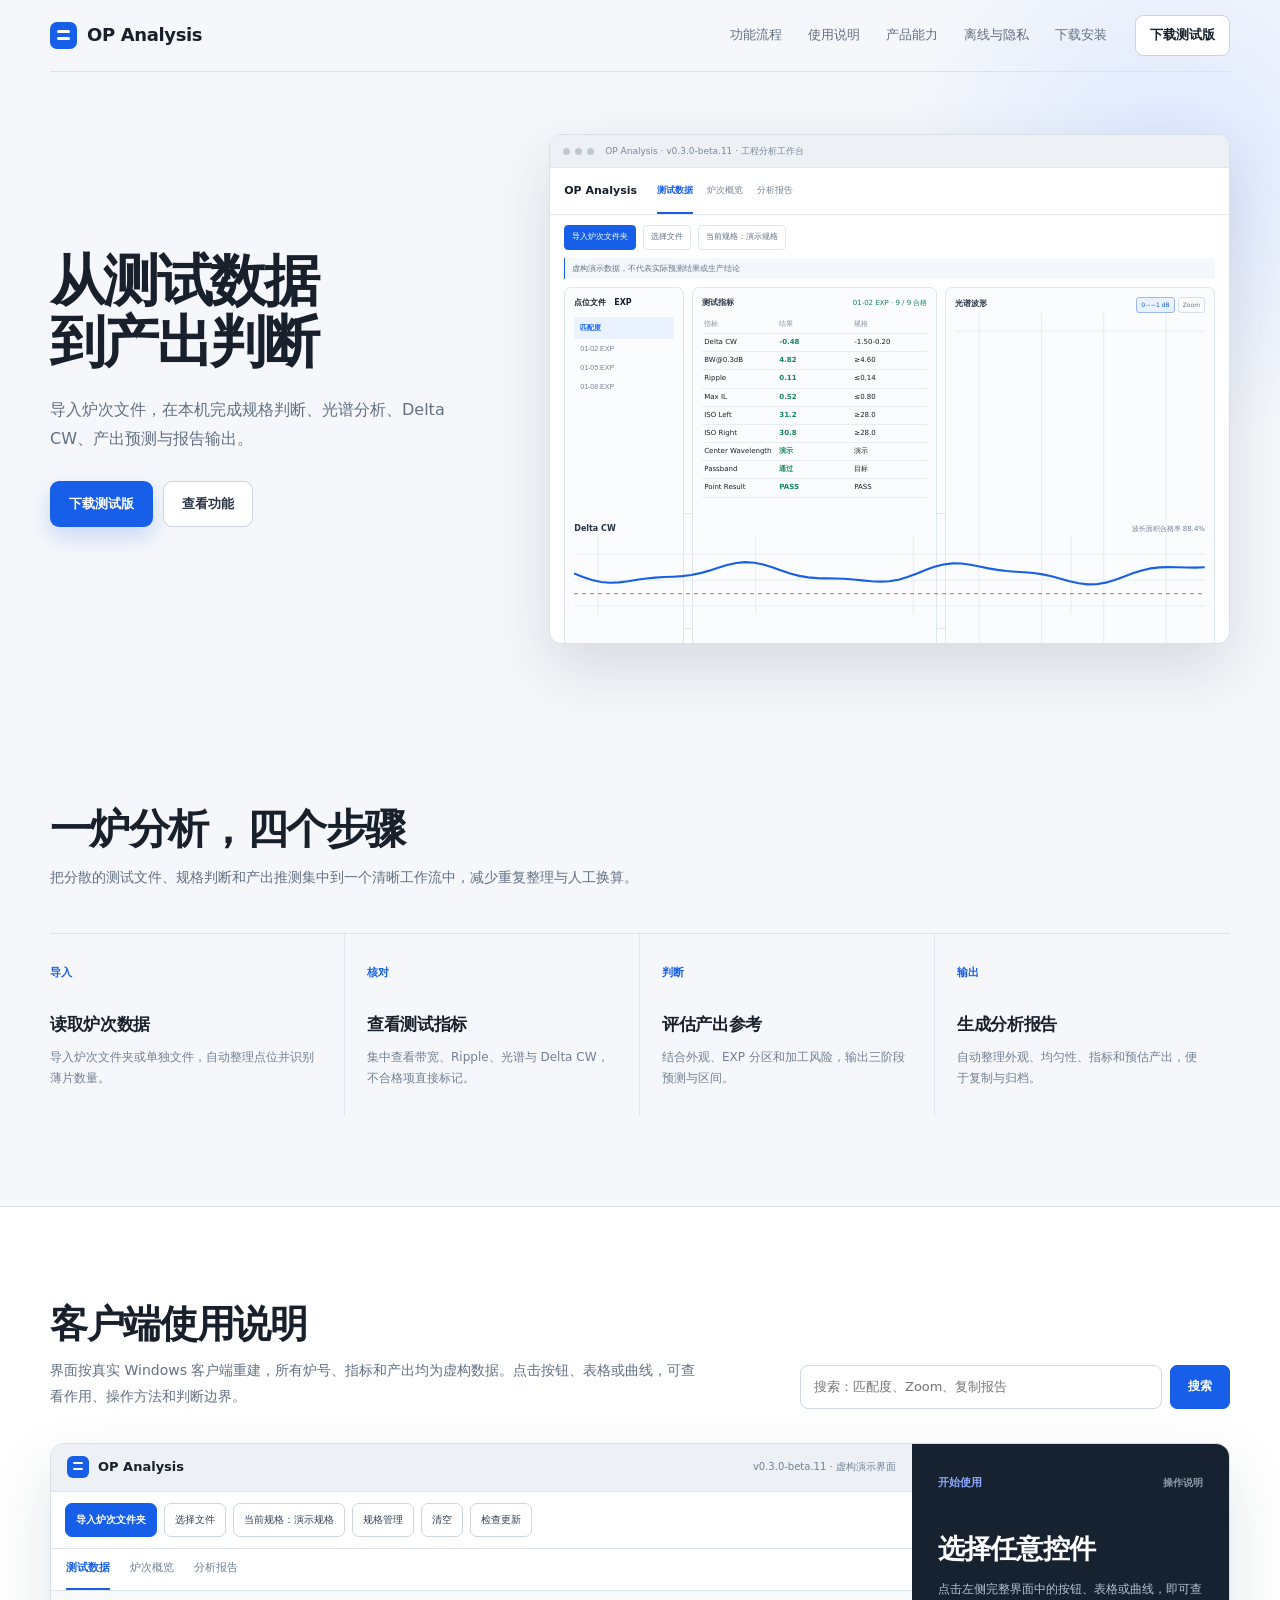
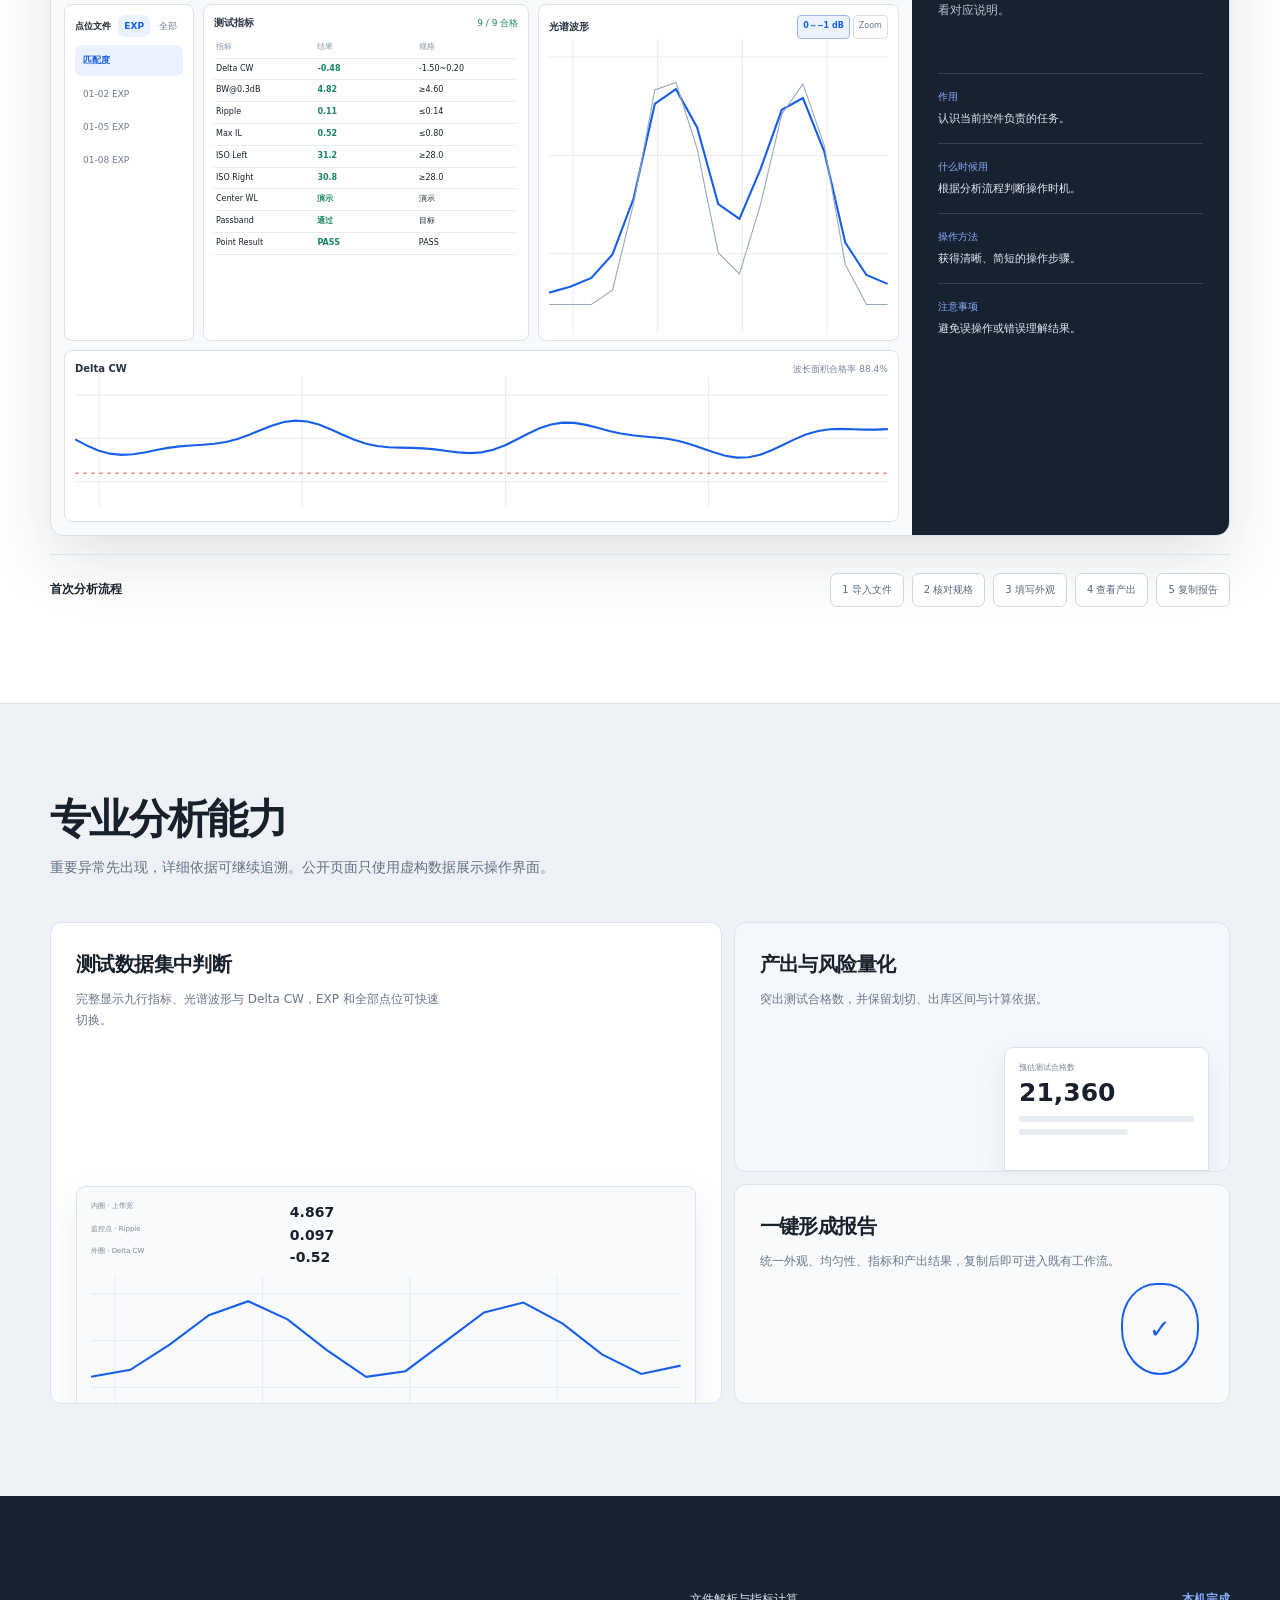
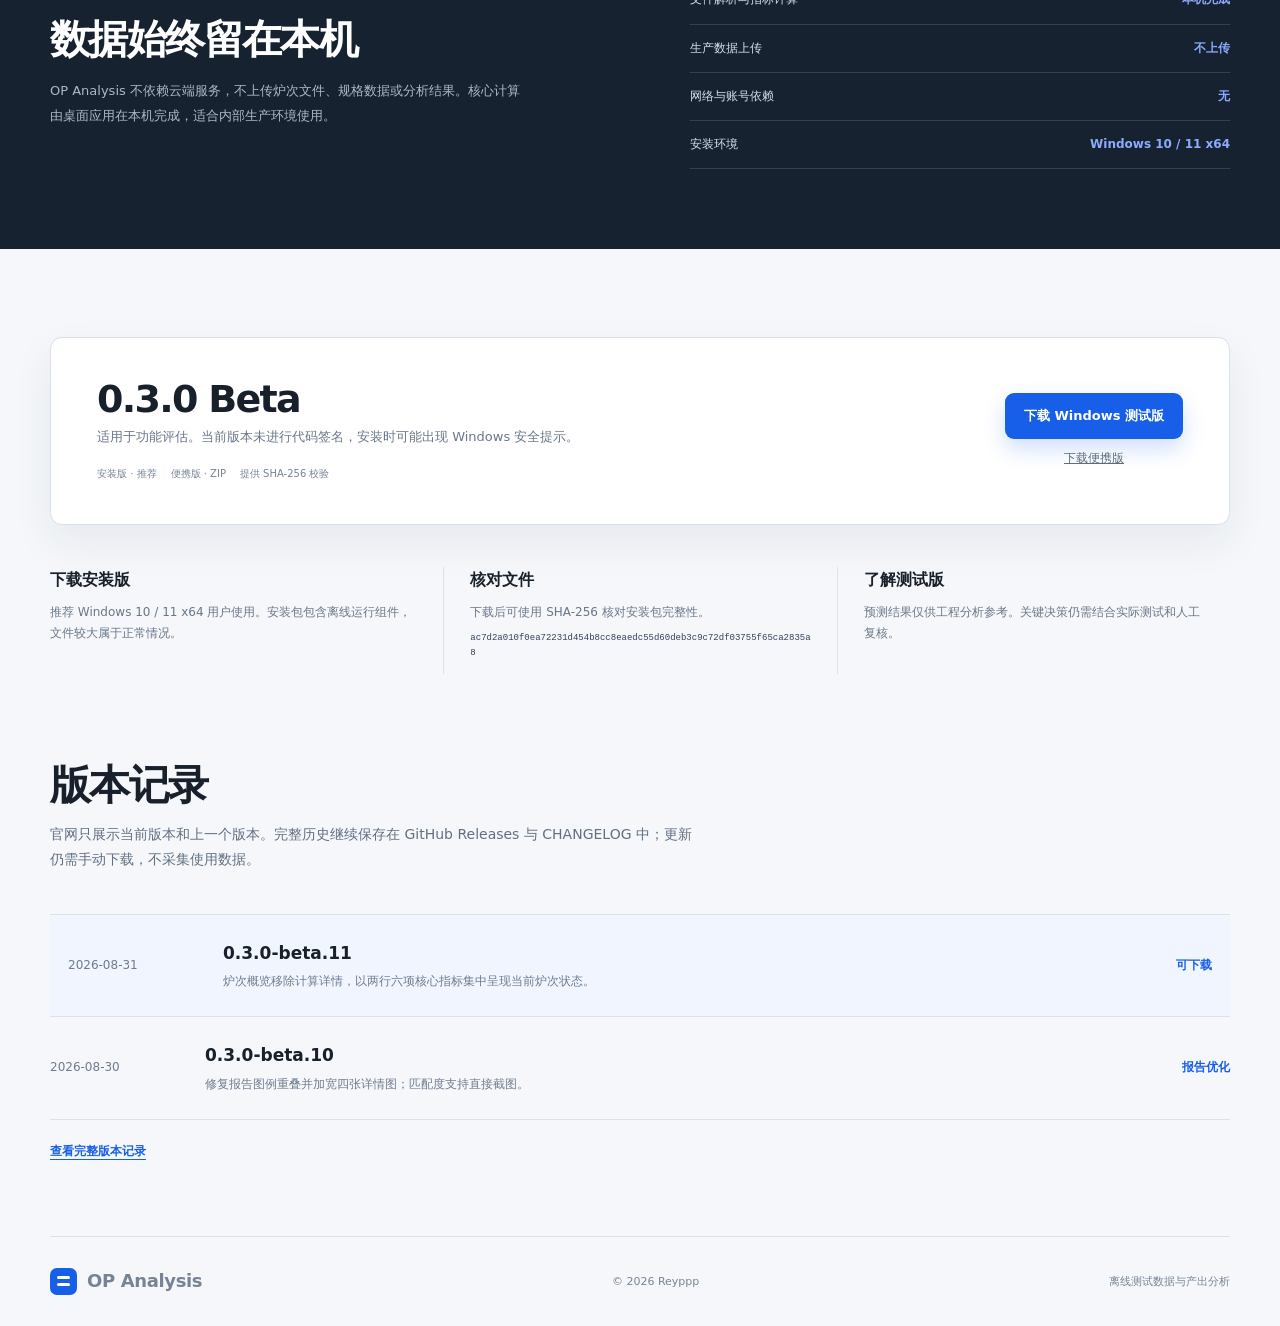
<file: index.html>
<!doctype html>
<html lang="zh-CN">
<head>
  <meta charset="utf-8">
  <meta name="viewport" content="width=device-width,initial-scale=1">
  <meta name="description" content="OP Analysis 是面向 Windows 的离线光学测试、EXP匹配、产出分析与报告工具。">
  <meta property="og:title" content="OP Analysis">
  <meta property="og:description" content="离线测试数据与产出分析">
  <meta property="og:image" content="https://reyp.us/assets/og.png">
  <meta name="twitter:card" content="summary_large_image">
  <title>OP Analysis | 离线测试数据与产出分析</title>
  <link rel="stylesheet" href="styles.css">
</head>
<body>
  <!-- THESIS: 让工程人员在一个安静、可信的页面内理解 OP Analysis 的离线分析能力，拒绝通用 SaaS 装饰。 OWN-WORLD: 冷灰背景、深炭文字和单一钴蓝强调，12px 圆角与精细分隔线。 STORY: 访客看见真实功能的虚构演示，理解数据留在本机，并下载可核验的测试版。 FIRST VIEWPORT: 左侧两行价值主张和下载动作，右侧为可切换的演示工作台。 FORM: 已确认成品参考图的非对称工程发布页。 FINISH: unreviewed and undocumented is unfinished; this build ends with the finish review, the verdict, DESIGN.md, and every shipping raster carrying its provenance. -->
  <header class="site-header">
    <a class="brand" href="#top" aria-label="OP Analysis 首页"><span class="brand-mark" aria-hidden="true"></span>OP Analysis</a>
    <nav aria-label="主导航"><a href="#workflow">功能流程</a><a href="#guide">使用说明</a><a href="#capabilities">产品能力</a><a href="#privacy">离线与隐私</a><a href="#install">下载安装</a></nav>
    <a class="nav-download" href="#install">下载测试版</a>
  </header>

  <main id="top">
    <section class="hero shell">
      <div class="hero-copy">
        <h1>从测试数据<br>到产出判断</h1>
        <p>导入炉次文件，在本机完成规格判断、光谱分析、Delta CW、产出预测与报告输出。</p>
        <div class="hero-actions">
          <a id="installerDownload" class="button button-primary" href="#install">下载测试版</a>
          <a class="button button-secondary" href="#capabilities">查看功能</a>
        </div>
      </div>

      <section class="demo-shell hero-demo" aria-label="OP Analysis 虚构操作演示">
        <div class="demo-window"><span></span><span></span><span></span><small>OP Analysis · v0.3.0-beta.11 · 工程分析工作台</small></div>
        <div class="demo-appbar"><b>OP Analysis</b><div class="demo-tabs" role="tablist" aria-label="演示标签"><button id="demo-tab-data" class="active" data-demo-tab="data" role="tab" aria-selected="true" aria-controls="demo-panel-data">测试数据</button><button id="demo-tab-overview" data-demo-tab="overview" role="tab" aria-selected="false" aria-controls="demo-panel-overview">炉次概览</button><button id="demo-tab-report" data-demo-tab="report" role="tab" aria-selected="false" aria-controls="demo-panel-report">分析报告</button></div></div>
        <div class="demo-toolbar"><b class="import-chip">导入炉次文件夹</b><span>选择文件</span><span>当前规格：演示规格</span></div>
        <p class="demo-disclaimer">虚构演示数据，不代表实际预测结果或生产结论</p>

        <section id="demo-panel-data" class="demo-panel active" data-demo-panel="data" role="tabpanel" aria-labelledby="demo-tab-data">
          <div class="data-layout">
            <aside class="file-list"><b>点位文件　EXP</b><button class="selected" data-demo-file="匹配度">匹配度</button><button data-demo-file="01-02 EXP">01-02 EXP</button><button data-demo-file="01-05 EXP">01-05 EXP</button><button data-demo-file="01-08 EXP">01-08 EXP</button></aside>
            <div class="metric-table"><div class="panel-title"><b>测试指标</b><span id="activeDemoFile">01-02 EXP · 9 / 9 合格</span></div><table><thead><tr><th>指标</th><th>结果</th><th>规格</th></tr></thead><tbody id="demoMetrics"></tbody></table></div>
            <div class="wave-card"><div class="panel-title"><b>光谱波形</b><span class="wave-tools"><i>0～−1 dB</i><i>Zoom</i></span></div><canvas id="waveCanvas" aria-label="虚构光谱波形"></canvas></div>
          </div>
          <div class="delta-card"><div class="panel-title"><b>Delta CW</b><span>波长面积合格率 88.4%</span></div><canvas id="deltaCanvas" aria-label="虚构 Delta CW 曲线"></canvas></div>
        </section>

        <section id="demo-panel-overview" class="demo-panel" data-demo-panel="overview" role="tabpanel" aria-labelledby="demo-tab-overview" hidden>
          <div class="overview-inputs"><span>炉号<strong>SAMPLE-A</strong></span><span>规格<strong>演示规格</strong></span><span>薄片数量<strong>19（自动识别）</strong></span><span>外观<strong>30-15，占比 94%</strong></span></div>
          <div class="result-cards"><article><span>预估划切颗粒数</span><strong>41,280</strong><small>区间 36,900-45,660</small></article><article class="main-result"><span>预估测试合格数</span><strong>24,860</strong><small>区间 20,140-28,920</small></article><article><span>预估出库数</span><strong>20,730</strong><small>区间 16,800-24,660</small></article></div>
          <div class="rate-row"><span>外观合格率<b>94.0%</b></span><span>波长合格率<b>88.4%</b></span><span>指标合格率<b>100%</b></span><span>加工风险<b>18.6%</b></span><span>不良面积率<b>21.0%</b></span><span>预计测试良率<b>40.9%</b></span></div>
        </section>

        <section id="demo-panel-report" class="demo-panel" data-demo-panel="report" role="tabpanel" aria-labelledby="demo-tab-report" hidden>
          <div class="report-actions"><b>分析报告预览</b><button id="copyDemoReport" type="button">复制报告</button></div>
          <div class="report-sheet"><div><span>日期 / 产品</span><strong>2026-08-30<br>演示产品</strong></div><div><span>炉号 / PN</span><strong>DEMO-2601<br>演示规格</strong></div><div class="report-yield"><span>预估产出 / 薄片</span><strong>20,730<br>19 pcs</strong></div><div class="report-visuals" aria-label="虚构 Delta CW 和四张指标截图"><i></i><span><i></i><i></i><i></i><i></i></span></div><div class="report-analysis"><span>分析和改善措施</span><p>①外观：30-15，占比 94%<br>②均匀性：合格率 88.4%<br>③指标：内圈、监控点、外圈数据已汇总</p></div></div>
          <p id="copyStatus" class="copy-status" aria-live="polite"></p>
        </section>
      </section>
    </section>

    <section id="workflow" class="workflow shell">
      <div class="section-intro"><h2>一炉分析，四个步骤</h2><p>把分散的测试文件、规格判断和产出推测集中到一个清晰工作流中，减少重复整理与人工换算。</p></div>
      <div class="workflow-grid">
        <article><span>导入</span><h3>读取炉次数据</h3><p>导入炉次文件夹或单独文件，自动整理点位并识别薄片数量。</p></article>
        <article><span>核对</span><h3>查看测试指标</h3><p>集中查看带宽、Ripple、光谱与 Delta CW，不合格项直接标记。</p></article>
        <article><span>判断</span><h3>评估产出参考</h3><p>结合外观、EXP 分区和加工风险，输出三阶段预测与区间。</p></article>
        <article><span>输出</span><h3>生成分析报告</h3><p>自动整理外观、均匀性、指标和预估产出，便于复制与归档。</p></article>
      </div>
    </section>

    <section id="guide" class="client-guide">
      <div class="shell">
        <div class="guide-heading">
          <div><h2>客户端使用说明</h2><p>界面按真实 Windows 客户端重建，所有炉号、指标和产出均为虚构数据。点击按钮、表格或曲线，可查看作用、操作方法和判断边界。</p></div>
          <form class="guide-search" id="guideSearch" role="search"><label><span class="sr-only">搜索功能</span><input id="guideSearchInput" type="search" placeholder="搜索：匹配度、Zoom、复制报告"></label><button type="submit">搜索</button></form>
        </div>

        <div class="guide-workbench">
          <div class="guide-client" aria-label="OP Analysis 虚构客户端操作演示">
            <div class="guide-windowbar"><span class="brand-mark" aria-hidden="true"></span><strong>OP Analysis</strong><small>v0.3.0-beta.11 · 虚构演示界面</small></div>
            <div class="guide-toolbar" aria-label="导入与规格操作">
              <button class="guide-primary" type="button" data-guide-feature="import-folder">导入炉次文件夹</button>
              <button type="button" data-guide-feature="choose-files">选择文件</button>
              <button type="button" data-guide-feature="current-spec">当前规格：演示规格</button>
              <button type="button" data-guide-feature="spec-manager">规格管理</button>
              <button type="button" data-guide-feature="clear">清空</button>
              <button type="button" data-guide-feature="check-update">检查更新</button>
            </div>
            <div class="guide-tabs" role="tablist" aria-label="客户端页面">
              <button class="active" id="guide-tab-data" type="button" role="tab" aria-selected="true" aria-controls="guide-screen-data" data-guide-screen="data" data-guide-feature="tab-data">测试数据</button>
              <button id="guide-tab-overview" type="button" role="tab" aria-selected="false" aria-controls="guide-screen-overview" data-guide-screen="overview" data-guide-feature="tab-overview">炉次概览</button>
              <button id="guide-tab-report" type="button" role="tab" aria-selected="false" aria-controls="guide-screen-report" data-guide-screen="report" data-guide-feature="tab-report">分析报告</button>
            </div>

            <section class="guide-screen active" id="guide-screen-data" role="tabpanel" aria-labelledby="guide-tab-data" data-guide-panel="data">
              <div class="guide-data-grid">
                <aside class="guide-file-panel">
                  <div><strong>点位文件</strong><span><button class="active" type="button" data-guide-feature="exp-filter">EXP</button><button type="button" data-guide-feature="all-filter">全部</button></span></div>
                  <button class="selected" type="button" data-guide-feature="matching">匹配度</button><button type="button" data-guide-feature="point-file">01-02 EXP</button><button type="button" data-guide-feature="point-file">01-05 EXP</button><button type="button" data-guide-feature="point-file">01-08 EXP</button>
                </aside>
                <div class="guide-metric-panel" tabindex="0" role="button" data-guide-feature="metrics-table">
                  <div class="guide-panel-title"><strong>测试指标</strong><span>9 / 9 合格</span></div>
                  <table><thead><tr><th>指标</th><th>结果</th><th>规格</th></tr></thead><tbody><tr><td>Delta CW</td><td>-0.48</td><td>-1.50~0.20</td></tr><tr><td>BW@0.3dB</td><td>4.82</td><td>≥4.60</td></tr><tr><td>Ripple</td><td>0.11</td><td>≤0.14</td></tr><tr><td>Max IL</td><td>0.52</td><td>≤0.80</td></tr><tr><td>ISO Left</td><td>31.2</td><td>≥28.0</td></tr><tr><td>ISO Right</td><td>30.8</td><td>≥28.0</td></tr><tr><td>Center WL</td><td>演示</td><td>演示</td></tr><tr><td>Passband</td><td>通过</td><td>目标</td></tr><tr><td>Point Result</td><td>PASS</td><td>PASS</td></tr></tbody></table>
                </div>
                <figure class="guide-chart-card"><figcaption><strong>光谱波形</strong><span class="guide-wave-tools"><button class="active" type="button" data-guide-feature="one-db-mode">0～−1 dB</button><button type="button" data-guide-feature="zoom-mode">Zoom</button></span></figcaption><canvas id="guideWaveCanvas" tabindex="0" role="button" data-guide-feature="spectrum" aria-label="查看虚构光谱波形说明"></canvas></figure>
              </div>
              <figure class="guide-delta-card" tabindex="0" role="button" data-guide-feature="delta-cw"><figcaption><strong>Delta CW</strong><span>波长面积合格率 88.4%</span></figcaption><canvas id="guideDeltaCanvas" aria-label="虚构 Delta CW 曲线"></canvas></figure>
            </section>

            <section class="guide-screen" id="guide-screen-overview" role="tabpanel" aria-labelledby="guide-tab-overview" data-guide-panel="overview" hidden>
              <div class="guide-overview-fields"><button type="button" data-guide-feature="lot-id"><span>炉号</span><strong>DEMO2601</strong></button><button type="button" data-guide-feature="current-spec"><span>产品系列 / 规格</span><strong>演示规格</strong></button><button type="button" data-guide-feature="slice-count"><span>薄片数量</span><strong>19（自动识别）</strong></button><button type="button" data-guide-feature="appearance"><span>外观描述</span><strong>30-15，占比94%</strong></button></div>
              <div class="guide-risk-row"><button class="guide-risk-badge" type="button" data-guide-feature="high-risk"><span aria-hidden="true"></span>高风险<small>查看解释</small></button></div>
              <div class="guide-yield-cards"><button type="button" data-guide-feature="cut-result"><span>预估划切颗粒数</span><strong>41,280</strong><small>36,900~45,660</small></button><button class="main" type="button" data-guide-feature="test-result"><span>预估测试合格数</span><strong>24,860</strong><small>20,140~28,920</small></button><button type="button" data-guide-feature="ship-result"><span>预估出库数</span><strong>20,730</strong><small>16,800~24,660</small></button></div>
              <div class="guide-rate-row"><span>外观合格率<b>94.0%</b></span><span>波长合格率<b>88.4%</b></span><span>指标合格率<b>100%</b></span><span>加工风险<b>18.6%</b></span><span>不良面积率<b>21.0%</b></span><span>预计测试良率<b>40.9%</b></span></div>
              <div class="guide-overview-actions"><button type="button" data-guide-feature="output-report">输出分析报告</button><button type="button" data-guide-feature="restore-default">恢复默认</button><button type="button" data-guide-feature="algorithm-model">算法模型</button></div>
            </section>

            <section class="guide-screen" id="guide-screen-report" role="tabpanel" aria-labelledby="guide-tab-report" data-guide-panel="report" hidden>
              <div class="guide-report-actions"><strong>分析报告</strong><span><button type="button" data-guide-feature="refresh-report">生成 / 刷新报告</button><button class="guide-primary" type="button" data-guide-feature="copy-report">复制报告</button></span></div>
              <div class="guide-report-table"><div><span>日期 / 产品</span><strong>2026-08-30<br>演示产品</strong></div><div><span>炉号 / PN</span><strong>DEMO2601<br>演示规格</strong></div><div class="guide-report-yield"><span>预估产出 / 薄片</span><strong>20,730<br>19 pcs</strong></div><div class="guide-report-visuals" tabindex="0" role="button" data-guide-feature="report-images" aria-label="查看报告图片说明"><i></i><span><i></i><i></i><i></i><i></i></span><small>Delta CW · 内圈 · 监控点 · 外圈 · 匹配度</small></div><div class="wide" tabindex="0" role="button" data-guide-feature="report-table"><span>分析和改善措施</span><p>①外观：30-15，占比94%<br>②均匀性：合格率88.4%<br>③指标：三圈数据已汇总</p></div></div>
            </section>
          </div>

          <aside class="guide-detail" id="guideDetail" tabindex="-1" aria-live="polite">
            <div class="guide-detail-head"><span id="guideDetailKicker">开始使用</span><b>操作说明</b></div>
            <h3 id="guideDetailTitle">选择任意控件</h3>
            <p id="guideDetailCopy">点击左侧完整界面中的按钮、表格或曲线，即可查看对应说明。</p>
            <dl id="guideDetailList"><div><dt>作用</dt><dd>认识当前控件负责的任务。</dd></div><div><dt>什么时候用</dt><dd>根据分析流程判断操作时机。</dd></div><div><dt>操作方法</dt><dd>获得清晰、简短的操作步骤。</dd></div><div><dt>注意事项</dt><dd>避免误操作或错误理解结果。</dd></div></dl>
          </aside>
        </div>

        <div class="guide-quickstart" aria-label="首次分析流程"><strong>首次分析流程</strong><button type="button" data-guide-jump="import-folder">1 导入文件</button><button type="button" data-guide-jump="current-spec">2 核对规格</button><button type="button" data-guide-jump="appearance">3 填写外观</button><button type="button" data-guide-jump="test-result">4 查看产出</button><button type="button" data-guide-jump="copy-report">5 复制报告</button></div>
      </div>
    </section>

    <section id="capabilities" class="capabilities">
      <div class="shell"><div class="section-intro"><h2>专业分析能力</h2><p>重要异常先出现，详细依据可继续追溯。公开页面只使用虚构数据展示操作界面。</p></div>
        <div class="capability-grid">
          <article class="capability capability-data"><div><h3>测试数据集中判断</h3><p>完整显示九行指标、光谱波形与 Delta CW，EXP 和全部点位可快速切换。</p></div><div class="mini-dashboard"><div><small>内圈 · 上带宽</small><b>4.867</b></div><div><small>监控点 · Ripple</small><b>0.097</b></div><div><small>外圈 · Delta CW</small><b>-0.52</b></div><canvas id="capabilityCanvas" aria-label="虚构指标曲线"></canvas></div></article>
          <article class="capability capability-yield"><h3>产出与风险量化</h3><p>突出测试合格数，并保留划切、出库区间与计算依据。</p><div><small>预估测试合格数</small><b>21,360</b><i></i><i></i></div></article>
          <article class="capability capability-report"><h3>一键形成报告</h3><p>统一外观、均匀性、指标和产出结果，复制后即可进入既有工作流。</p><strong aria-hidden="true">✓</strong></article>
        </div>
      </div>
    </section>

    <section id="privacy" class="privacy">
      <div class="shell privacy-grid"><div><h2>数据始终留在本机</h2><p>OP Analysis 不依赖云端服务，不上传炉次文件、规格数据或分析结果。核心计算由桌面应用在本机完成，适合内部生产环境使用。</p></div><div class="privacy-list"><span>文件解析与指标计算 <b>本机完成</b></span><span>生产数据上传 <b>不上传</b></span><span>网络与账号依赖 <b>无</b></span><span>安装环境 <b>Windows 10 / 11 x64</b></span></div></div>
    </section>

    <section id="install" class="install shell">
      <div class="download-box"><div><h2>0.3.0 Beta</h2><p id="releaseHint">适用于功能评估。当前版本未进行代码签名，安装时可能出现 Windows 安全提示。</p><div class="release-meta"><span>安装版 · 推荐</span><span>便携版 · ZIP</span><span>提供 SHA-256 校验</span></div></div><div class="download-actions"><a id="installerDownloadSecondary" class="button button-primary" href="#install">下载 Windows 测试版</a><a id="portableDownload" class="portable-link" href="#install">下载便携版</a></div></div>
      <div class="install-notes"><article><h3>下载安装版</h3><p>推荐 Windows 10 / 11 x64 用户使用。安装包包含离线运行组件，文件较大属于正常情况。</p></article><article><h3>核对文件</h3><p>下载后可使用 SHA-256 核对安装包完整性。<code id="shaValue">发布时提供</code></p></article><article><h3>了解测试版</h3><p>预测结果仅供工程分析参考。关键决策仍需结合实际测试和人工复核。</p></article></div>
    </section>

    <section class="release shell"><div class="section-intro"><h2>版本记录</h2><p>官网只展示当前版本和上一个版本。完整历史继续保存在 GitHub Releases 与 CHANGELOG 中；更新仍需手动下载，不采集使用数据。</p></div><div class="release-list">
      <article class="current"><time>2026-08-31</time><div><h3 id="releaseVersion">0.3.0-beta.11</h3><p>炉次概览移除计算详情，以两行六项核心指标集中呈现当前炉次状态。</p></div><span id="releaseState">准备中</span></article>
      <article><time>2026-08-30</time><div><h3>0.3.0-beta.10</h3><p>修复报告图例重叠并加宽四张详情图；匹配度支持直接截图。</p></div><span>报告优化</span></article>
    </div><a class="changelog-link" href="https://github.com/Reyppp/op-analysis-release/blob/main/CHANGELOG.md">查看完整版本记录</a></section>
  </main>

  <footer class="shell"><a class="brand" href="#top"><span class="brand-mark" aria-hidden="true"></span>OP Analysis</a><span>© <span id="year"></span> Reyppp</span><span>离线测试数据与产出分析</span></footer>
  <script src="release.js"></script>
  <script src="demo.js"></script>
</body>
</html>
</file>
<file: styles.css>
:root {
  color-scheme: light;
  --ground: #f5f7fa;
  --paper: #fff;
  --surface: #eef2f6;
  --line: #dbe2ea;
  --ink: #17202b;
  --muted: #617083;
  --blue: #175fe8;
  --blue-dark: #104bc1;
  --blue-soft: #eaf1ff;
  --night: #172231;
  --radius: 12px;
  overflow-x: clip;
}
* { box-sizing: border-box; }
html { scroll-behavior: smooth; }
body { margin: 0; overflow-x: clip; background: var(--ground); color: var(--ink); font-family: "Segoe UI Variable", "Microsoft YaHei", system-ui, sans-serif; line-height: 1.6; }
a { color: inherit; }
.sr-only { position: absolute; width: 1px; height: 1px; overflow: hidden; clip: rect(0,0,0,0); white-space: nowrap; }
.shell { width: min(1180px, calc(100% - 48px)); margin-inline: auto; }

.site-header { width: min(1180px, calc(100% - 48px)); height: 72px; display: flex; align-items: center; gap: 28px; margin: auto; border-bottom: 1px solid var(--line); }
.brand { display: inline-flex; align-items: center; gap: 10px; font-size: 18px; font-weight: 700; letter-spacing: -.02em; text-decoration: none; }
.brand-mark { position: relative; width: 27px; height: 27px; border-radius: 7px; background: var(--blue); }
.brand-mark:before { content: ""; position: absolute; top: 8px; left: 7px; width: 13px; height: 3px; border-radius: 2px; background: #fff; box-shadow: 0 7px 0 #fff; }
nav { display: flex; gap: 26px; margin-left: auto; }
nav a { color: var(--muted); font-size: 13px; text-decoration: none; transition: color .2s ease; }
nav a:hover, .portable-link:hover { color: var(--blue); }
.nav-download { padding: 9px 14px; border: 1px solid #cad4df; border-radius: 8px; background: var(--paper); font-size: 13px; font-weight: 650; text-decoration: none; }

.hero { position: relative; display: grid; grid-template-columns: .78fr 1.22fr; align-items: center; gap: 64px; min-height: 610px; padding-block: 62px 72px; }
.hero:after { content: ""; position: absolute; z-index: -1; top: -180px; right: -17vw; width: 560px; height: 560px; border-radius: 50%; background: radial-gradient(circle, #dce7ff 0, rgba(220,231,255,0) 69%); }
h1, h2, h3, p { margin-top: 0; }
h1 { max-width: 440px; margin-bottom: 22px; font-size: clamp(42px, 4.4vw, 62px); line-height: 1.08; letter-spacing: -.045em; font-weight: 720; }
.hero-copy > p { max-width: 420px; margin-bottom: 28px; color: var(--muted); font-size: 16px; line-height: 1.82; }
.hero-actions { display: flex; gap: 10px; }
.button { min-height: 46px; display: inline-flex; align-items: center; justify-content: center; padding: 0 18px; border: 1px solid transparent; border-radius: 9px; font-size: 13px; font-weight: 700; text-decoration: none; transition: transform .18s ease, background .18s ease, border-color .18s ease; }
.button:active { transform: translateY(1px); }
.button-primary { background: var(--blue); color: #fff; box-shadow: 0 10px 22px rgba(23,95,232,.2); }
.button-primary:hover { background: var(--blue-dark); }
.button-secondary { border-color: #cad4df; background: var(--paper); color: #283545; }
.button-secondary:hover { border-color: #9eb1c7; }

.demo-shell { min-width: 0; overflow: hidden; border: 1px solid #d9e0e8; border-radius: var(--radius); background: var(--paper); box-shadow: 0 25px 60px rgba(39,53,71,.14); }
.demo-window { height: 33px; display: flex; align-items: center; gap: 5px; padding: 0 13px; border-bottom: 1px solid #dfe5ec; background: #edf1f5; }
.demo-window span { width: 7px; height: 7px; border-radius: 50%; background: #bec8d4; }
.demo-window small { margin-left: 6px; color: #7a8797; font-size: 9px; }
.demo-appbar { height: 47px; display: flex; align-items: center; gap: 20px; padding: 0 14px; border-bottom: 1px solid #e4e8ee; }
.demo-appbar > b { font-size: 11px; }
.demo-tabs { height: 100%; display: flex; gap: 14px; }
.demo-tabs button { padding: 0; border: 0; border-bottom: 2px solid transparent; background: transparent; color: #778494; font-size: 9px; cursor: pointer; }
.demo-tabs button.active { border-bottom-color: var(--blue); color: var(--blue); font-weight: 700; }
.demo-tabs button:focus-visible, .file-list button:focus-visible, .report-actions button:focus-visible { outline: 2px solid var(--blue); outline-offset: 2px; }
.demo-toolbar { display: flex; align-items: center; gap: 7px; padding: 10px 14px; }
.demo-toolbar > * { padding: 5px 7px; border: 1px solid #dfe5ec; border-radius: 4px; color: #607084; font-size: 8px; font-weight: 500; }
.demo-toolbar > b { border-color: var(--blue); background: var(--blue); color: #fff; }
.demo-disclaimer { margin: -2px 14px 8px; padding: 5px 7px; border-left: 1px solid var(--blue); background: #f4f7fb; color: #65758a; font-size: 8px; line-height: 1.4; }
.demo-panel { min-width: 0; padding: 0 14px 14px; }
.data-layout { min-width: 0; display: grid; grid-template-columns: 120px 1fr 1.1fr; gap: 8px; height: 218px; }
.file-list, .metric-table, .wave-card, .delta-card { min-width: 0; border: 1px solid #dfe5ec; border-radius: 7px; background: #fbfcfd; }
.file-list { padding: 9px; }
.file-list > b { display: block; margin-bottom: 7px; font-size: 8px; }
.file-list button { display: block; width: 100%; padding: 6px; border: 0; border-radius: 4px; background: transparent; color: #718094; font-size: 7px; text-align: left; cursor: pointer; }
.file-list button.selected { background: var(--blue-soft); color: var(--blue); font-weight: 700; }
.metric-table, .wave-card, .delta-card { padding: 9px; }
.panel-title { display: flex; justify-content: space-between; align-items: center; color: #728094; font-size: 7px; }
.panel-title b { color: #253243; font-size: 8px; }
.metric-table .panel-title span { color: #16865e; }
.wave-tools { display: flex; gap: 3px; }
.wave-tools i { padding: 2px 4px; border: 1px solid #d7e0e9; border-radius: 3px; color: #65758a; font-size: 6px; font-style: normal; }
.wave-tools i:first-child { border-color: #9db7ef; background: var(--blue-soft); color: var(--blue); }
table { width: 100%; margin-top: 6px; border-collapse: collapse; table-layout: fixed; font-size: 7px; }
th, td { padding: 3px 2px; overflow-wrap: anywhere; border-bottom: 1px solid #e8edf2; text-align: left; }
th { color: #8793a2; font-weight: 500; }
td:nth-child(2) { color: #16865e; font-weight: 650; }
.wave-card canvas, .delta-card canvas { display: block; width: 100%; height: calc(100% - 18px); }
.delta-card { height: 116px; margin-top: 8px; }
.overview-inputs, .rate-row { display: grid; grid-template-columns: repeat(4, 1fr); gap: 8px; }
.overview-inputs span, .rate-row span { padding: 10px; border: 1px solid #dfe5ec; border-radius: 6px; color: #718094; font-size: 8px; }
.overview-inputs strong, .rate-row b { display: block; margin-top: 2px; color: #263344; font-size: 10px; }
.result-cards { display: grid; grid-template-columns: repeat(3, 1fr); gap: 8px; margin: 16px 0; }
.result-cards article { padding: 13px; border: 1px solid #dfe5ec; border-radius: 7px; }
.result-cards span, .result-cards small { display: block; color: #718094; font-size: 8px; }
.result-cards strong { display: block; margin: 5px 0; color: #253243; font-size: 22px; line-height: 1.1; }
.result-cards .main-result { border-color: #9bb8ff; background: var(--blue-soft); }
.result-cards .main-result strong { color: var(--blue); }
.rate-row { grid-template-columns: repeat(3, 1fr); }
.report-actions { display: flex; align-items: center; justify-content: space-between; margin-bottom: 8px; font-size: 10px; }
.report-actions button { padding: 6px 9px; border: 1px solid #cad4df; border-radius: 5px; background: #fff; color: #334154; font-size: 9px; cursor: pointer; }
.report-sheet { display: grid; grid-template-columns: .75fr .9fr .75fr 2.5fr 1.9fr; min-height: 221px; border: 1px solid #cfd8e2; background: #fff; color: #243143; }
.report-sheet > div { padding: 12px; border-right: 1px solid #d5dde6; font-size: 9px; }
.report-sheet > div:last-child { border-right: 0; }
.report-sheet span { display: block; margin-bottom: 9px; color: #738193; font-size: 8px; }
.report-sheet p { line-height: 1.8; }
.report-yield strong { color: #d92727; }
.report-visuals { display: grid; grid-template-rows: 1.25fr .75fr; gap: 7px; padding: 10px !important; }
.report-visuals > i, .report-visuals > span i { display: block; border: 1px solid #dce4ed; border-radius: 3px; background: linear-gradient(180deg,#f9fbfd,#edf3fb); }
.report-visuals > i { position: relative; }
.report-visuals > i:after, .report-visuals > span i:after { content: ""; position: absolute; inset: 45% 8% auto; height: 2px; background: var(--blue); transform: skewY(-4deg); }
.report-visuals > span { display: grid; grid-template-columns: repeat(4,1fr); gap: 5px; margin: 0; }
.report-visuals > span i { position: relative; }
.copy-status { min-height: 16px; margin: 8px 0 0; color: #16865e; font-size: 9px; text-align: right; }

.workflow { padding-block: 90px; }
.section-intro { max-width: 650px; margin-bottom: 42px; }
.section-intro h2 { margin-bottom: 12px; font-size: clamp(31px,3.2vw,42px); line-height: 1.16; letter-spacing: -.04em; }
.section-intro p { margin-bottom: 0; color: var(--muted); font-size: 14px; line-height: 1.8; }
.workflow-grid { display: grid; grid-template-columns: repeat(4,1fr); border-top: 1px solid var(--line); }
.workflow-grid article { min-height: 182px; padding: 24px 22px 0 0; border-right: 1px solid #e1e6ec; }
.workflow-grid article + article { padding-left: 22px; }
.workflow-grid article:last-child { border-right: 0; }
.workflow-grid span { color: var(--blue); font-size: 11px; font-weight: 700; }
.workflow-grid h3 { margin: 28px 0 9px; font-size: 17px; letter-spacing: -.02em; }
.workflow-grid p { color: #718093; font-size: 12px; line-height: 1.75; }

.client-guide { padding-block: 96px; overflow: hidden; border-block: 1px solid var(--line); background: #fff; }
.guide-heading { display: grid; grid-template-columns: minmax(0,1fr) minmax(320px,430px); gap: 54px; align-items: end; margin-bottom: 34px; }
.guide-heading h2 { margin-bottom: 12px; font-size: 38px; line-height: 1.15; letter-spacing: -.035em; }
.guide-heading p { max-width: 650px; margin-bottom: 0; color: var(--muted); font-size: 14px; line-height: 1.8; }
.guide-search { display: grid; grid-template-columns: 1fr auto; gap: 8px; }
.guide-search label { min-width: 0; }
.guide-search input { width: 100%; height: 44px; padding: 0 13px; border: 1px solid #cfd8e2; border-radius: 8px; background: #fff; color: var(--ink); font: inherit; font-size: 13px; }
.guide-search button, .guide-toolbar button, .guide-tabs button, .guide-file-panel button, .guide-overview-actions button, .guide-report-actions button, .guide-quickstart button { border: 1px solid #ccd6e1; border-radius: 7px; background: #fff; color: #334154; font: inherit; cursor: pointer; }
.guide-search button { padding-inline: 17px; border-color: var(--blue); background: var(--blue); color: #fff; font-size: 12px; font-weight: 700; }
.guide-workbench { display: grid; grid-template-columns: minmax(0,1.9fr) minmax(290px,.7fr); min-height: 650px; border: 1px solid #d6dee7; border-radius: 14px; background: #eef2f6; box-shadow: 0 26px 62px rgba(30,45,63,.13); }
.guide-client { min-width: 0; overflow: hidden; border-radius: 13px 0 0 13px; background: #f7f9fb; }
.guide-windowbar { height: 48px; display: flex; align-items: center; gap: 9px; padding: 0 16px; border-bottom: 1px solid #dfe5ec; background: #edf1f5; }
.guide-windowbar .brand-mark { width: 22px; height: 22px; border-radius: 6px; }
.guide-windowbar .brand-mark:before { top: 6px; left: 6px; width: 10px; height: 2px; box-shadow: 0 6px 0 #fff; }
.guide-windowbar strong { font-size: 13px; }
.guide-windowbar small { margin-left: auto; color: #718094; font-size: 10px; }
.guide-toolbar { display: flex; gap: 7px; padding: 11px 14px; border-bottom: 1px solid #e1e6ec; background: #fff; }
.guide-toolbar button { min-height: 34px; padding: 0 10px; font-size: 10px; }
.guide-toolbar .guide-primary, .guide-report-actions .guide-primary { border-color: var(--blue); background: var(--blue); color: #fff; font-weight: 700; }
.guide-tabs { display: flex; gap: 20px; height: 42px; padding: 0 15px; border-bottom: 1px solid #dfe5ec; background: #fff; }
.guide-tabs button { padding: 0; border: 0; border-bottom: 2px solid transparent; border-radius: 0; background: transparent; color: #718094; font-size: 11px; }
.guide-tabs button.active { border-bottom-color: var(--blue); color: var(--blue); font-weight: 700; }
.guide-screen { min-width: 0; padding: 13px; }
.guide-data-grid { min-width: 0; display: grid; grid-template-columns: 130px minmax(250px,.95fr) minmax(260px,1.05fr); gap: 9px; height: 337px; }
.guide-file-panel, .guide-metric-panel, .guide-chart-card, .guide-delta-card { min-width: 0; margin: 0; border: 1px solid #dce3eb; border-radius: 8px; background: #fff; }
.guide-file-panel { padding: 10px; }
.guide-file-panel > div { display: flex; align-items: center; justify-content: space-between; gap: 5px; margin-bottom: 8px; font-size: 9px; }
.guide-file-panel > div span { display: flex; gap: 3px; }
.guide-file-panel button { display: block; width: 100%; margin-bottom: 3px; padding: 7px; border-color: transparent; background: transparent; color: #6d7b8e; font-size: 9px; text-align: left; }
.guide-file-panel > div button { width: auto; margin: 0; padding: 3px 5px; text-align: center; }
.guide-file-panel button.selected, .guide-file-panel button.active { background: var(--blue-soft); color: var(--blue); font-weight: 700; }
.guide-metric-panel { padding: 10px; cursor: pointer; }
.guide-panel-title, .guide-chart-card figcaption, .guide-delta-card figcaption { display: flex; align-items: center; justify-content: space-between; gap: 8px; color: #758396; font-size: 9px; }
.guide-panel-title strong, .guide-chart-card strong, .guide-delta-card strong { color: #273446; font-size: 10px; }
.guide-panel-title span { color: #16865e; }
.guide-wave-tools { display: flex; gap: 3px; }
.guide-wave-tools button, .guide-chart-title { min-height: 24px; padding: 2px 5px; border: 1px solid #d7e0e9; border-radius: 4px; background: #fff; color: #65758a; font: inherit; font-size: 8px; cursor: pointer; }
.guide-wave-tools button.active { border-color: #9db7ef; background: var(--blue-soft); color: var(--blue); font-weight: 700; }
.guide-metric-panel table { font-size: 8px; }
.guide-metric-panel th, .guide-metric-panel td { padding: 4px 2px; }
.guide-chart-card, .guide-delta-card { padding: 10px; cursor: pointer; }
.guide-chart-card { height: 337px; overflow: hidden; }
.guide-chart-card canvas, .guide-delta-card canvas { display: block; width: 100%; height: calc(100% - 20px); }
.guide-delta-card { height: 172px; margin-top: 9px; }
.guide-overview-fields { display: grid; grid-template-columns: 1fr 1fr 1.05fr 1.7fr; gap: 8px; }
.guide-overview-fields button, .guide-yield-cards button { min-width: 0; padding: 12px; border: 1px solid #dce3eb; border-radius: 8px; background: #fff; color: inherit; font: inherit; text-align: left; cursor: pointer; }
.guide-overview-fields span, .guide-yield-cards span, .guide-yield-cards small { display: block; color: #718094; font-size: 9px; }
.guide-overview-fields strong { display: block; margin-top: 4px; overflow-wrap: anywhere; font-size: 11px; }
.guide-risk-row { display: flex; justify-content: flex-end; margin-top: 9px; }
.guide-risk-badge { display: inline-flex; align-items: center; gap: 6px; min-height: 28px; padding: 0 9px; border: 1px solid #e4b9b2; border-radius: 999px; background: #fff4f2; color: #a43c2d; font: inherit; font-size: 9px; font-weight: 700; cursor: pointer; }
.guide-risk-badge > span { width: 6px; height: 6px; border-radius: 50%; background: #c94d3b; }
.guide-risk-badge small { color: #9b655d; font-size: 8px; font-weight: 500; }
.guide-yield-cards { display: grid; grid-template-columns: repeat(3,1fr); gap: 9px; margin-top: 13px; }
.guide-yield-cards button { min-height: 150px; }
.guide-yield-cards button.main { border-color: #9eb9f5; background: var(--blue-soft); }
.guide-yield-cards strong { display: block; margin: 20px 0 7px; font-size: 29px; line-height: 1; letter-spacing: -.03em; }
.guide-yield-cards button.main strong { color: var(--blue); }
.guide-rate-row { display: grid; grid-template-columns: repeat(3,1fr); gap: 8px; margin-top: 12px; }
.guide-rate-row span { padding: 10px 12px; border-top: 1px solid #dce3eb; color: #718094; font-size: 9px; }
.guide-rate-row b { float: right; color: #273446; font-size: 11px; }
.guide-overview-actions { display: flex; gap: 7px; margin-top: 20px; }
.guide-overview-actions button, .guide-report-actions button { padding: 8px 10px; font-size: 10px; }
.guide-report-actions { display: flex; align-items: center; justify-content: space-between; margin-bottom: 12px; }
.guide-report-actions > span { display: flex; gap: 7px; }
.guide-report-table { display: grid; grid-template-columns: .75fr .9fr .75fr 2.15fr 1.75fr; min-height: 420px; border: 1px solid #ced8e3; background: #fff; }
.guide-report-table > div { padding: 16px; border-right: 1px solid #d8e0e8; }
.guide-report-table > div:last-child { border-right: 0; }
.guide-report-table span { display: block; margin-bottom: 14px; color: #718094; font-size: 10px; }
.guide-report-table strong, .guide-report-table p { font-size: 12px; line-height: 2; }
.guide-report-yield strong { color: #d92727; }
.guide-report-visuals { display: grid; grid-template-rows: 1.15fr .72fr auto; gap: 9px; cursor: pointer; }
.guide-report-visuals > i, .guide-report-visuals > span i { position: relative; display: block; border: 1px solid #dce4ed; border-radius: 4px; background: linear-gradient(180deg,#f9fbfd,#edf3fb); }
.guide-report-visuals > i:after, .guide-report-visuals > span i:after { content: ""; position: absolute; inset: 48% 9% auto; height: 2px; background: var(--blue); transform: skewY(-5deg); }
.guide-report-visuals > span { display: grid; grid-template-columns: repeat(4,1fr); gap: 5px; margin: 0; }
.guide-report-visuals small { color: #718094; font-size: 8px; line-height: 1.45; }
.guide-detail { min-width: 0; padding: 30px 26px; border-radius: 0 13px 13px 0; background: var(--night); color: #fff; }
.guide-detail-head { display: flex; align-items: center; justify-content: space-between; gap: 15px; margin-bottom: 42px; }
.guide-detail-head span { color: #8dabff; font-size: 11px; font-weight: 700; }
.guide-detail-head b { color: #8f9bab; font-size: 10px; }
.guide-detail h3 { margin-bottom: 13px; font-size: 27px; line-height: 1.2; letter-spacing: -.03em; }
.guide-detail > p { min-height: 68px; margin-bottom: 26px; color: #b8c2ce; font-size: 12px; line-height: 1.8; }
.guide-detail dl { margin: 0; }
.guide-detail dl div { padding: 15px 0; border-top: 1px solid #344253; }
.guide-detail dt { margin-bottom: 5px; color: #8dabff; font-size: 10px; }
.guide-detail dd { margin: 0; color: #e5eaf0; font-size: 11px; line-height: 1.65; }
.guide-client [data-guide-feature].is-guide-active { outline: 2px solid var(--blue); outline-offset: 2px; box-shadow: 0 0 0 5px rgba(23,95,232,.1); }
.guide-search input:focus-visible, .guide-search button:focus-visible, .guide-client [role="button"]:focus-visible, .guide-client button:focus-visible, .guide-quickstart button:focus-visible { outline: 2px solid var(--blue); outline-offset: 2px; }
.guide-quickstart { display: flex; align-items: center; gap: 8px; margin-top: 18px; padding-top: 18px; border-top: 1px solid var(--line); }
.guide-quickstart strong { margin-right: auto; font-size: 12px; }
.guide-quickstart button { padding: 8px 11px; color: #59687b; font-size: 10px; }

.capabilities { padding-block: 92px; background: var(--surface); }
.capability-grid { display: grid; grid-template-columns: 1.15fr .85fr; grid-template-rows: 250px 220px; gap: 12px; }
.capability { position: relative; overflow: hidden; padding: 25px; border: 1px solid #dce3eb; border-radius: var(--radius); background: #f9fafb; }
.capability h3 { margin-bottom: 9px; font-size: 20px; letter-spacing: -.03em; }
.capability p { max-width: 370px; color: #68778a; font-size: 12px; line-height: 1.75; }
.capability-data { grid-row: 1 / 3; background: #fff; }
.mini-dashboard { position: absolute; right: 25px; bottom: -28px; left: 25px; height: 245px; padding: 14px; border: 1px solid #dce3eb; border-radius: 9px 9px 0 0; background: #f8fafc; box-shadow: 0 14px 35px rgba(40,54,72,.08); }
.mini-dashboard > div { display: grid; grid-template-columns: repeat(3,1fr); gap: 7px; }
.mini-dashboard > div > div { padding: 9px; border-radius: 5px; background: #eef2f6; }
.mini-dashboard small { display: block; color: #7b8897; font-size: 7px; }
.mini-dashboard b { font-size: 14px; }
.mini-dashboard canvas { display: block; width: 100%; height: 140px; margin-top: 7px; }
.capability-yield { background: #f4f7fb; }
.capability-yield > div { position: absolute; right: 20px; bottom: 0; width: 205px; height: 124px; padding: 14px; border: 1px solid #d9e1ea; border-radius: 9px 9px 0 0; background: #fff; box-shadow: 0 12px 28px rgba(38,51,68,.08); }
.capability-yield small { display: block; color: #768496; font-size: 8px; }
.capability-yield b { display: block; margin: 5px 0 11px; font-size: 25px; line-height: 1; }
.capability-yield i { display: block; width: 100%; height: 6px; margin-top: 7px; border-radius: 2px; background: #e8edf3; }
.capability-yield i:last-child { width: 62%; }
.capability-report { background: #f8fafc; }
.capability-report strong { position: absolute; right: 30px; bottom: 28px; display: grid; width: 78px; height: 92px; place-items: center; border: 2px solid var(--blue); border-radius: 45% 45% 50% 50%; color: var(--blue); font-size: 26px; }

.privacy { padding-block: 80px; background: var(--night); color: #fff; }
.privacy-grid { display: grid; grid-template-columns: 1fr 1fr; gap: 100px; align-items: center; }
.privacy h2 { margin-bottom: 16px; font-size: 40px; line-height: 1.14; letter-spacing: -.04em; }
.privacy p { max-width: 480px; margin-bottom: 0; color: #aeb8c5; font-size: 13px; line-height: 1.9; }
.privacy-list span { display: flex; justify-content: space-between; padding: 14px 0; border-bottom: 1px solid #344151; color: #d8e0e9; font-size: 12px; }
.privacy-list b { color: #8cabff; font-weight: 650; }

.install { padding-block: 88px; }
.download-box { display: grid; grid-template-columns: 1fr auto; gap: 30px; align-items: center; padding: 42px 46px; border: 1px solid #d8e0e8; border-radius: var(--radius); background: var(--paper); box-shadow: 0 17px 42px rgba(34,48,66,.07); }
.download-box h2 { margin-bottom: 9px; font-size: 38px; line-height: 1; letter-spacing: -.045em; }
.download-box p { max-width: 570px; margin-bottom: 0; color: #69778a; font-size: 13px; }
.release-meta { display: flex; gap: 14px; margin-top: 18px; color: #778496; font-size: 10px; }
.download-actions { display: flex; flex-direction: column; align-items: center; gap: 10px; }
.portable-link { color: #5e6d7e; font-size: 12px; }
.install-notes { display: grid; grid-template-columns: repeat(3,1fr); gap: 0; margin-top: 42px; }
.install-notes article { padding: 0 26px; border-left: 1px solid var(--line); }
.install-notes article:first-child { padding-left: 0; border-left: 0; }
.install-notes h3 { margin-bottom: 9px; font-size: 16px; }
.install-notes p { color: #69778a; font-size: 12px; line-height: 1.75; }
.install-notes code { display: block; margin-top: 8px; overflow-wrap: anywhere; color: #314158; font-family: "Cascadia Mono", Consolas, monospace; font-size: 9px; }
.release { padding-bottom: 74px; }
.release-list { border-bottom: 1px solid var(--line); }
.release article { display: grid; grid-template-columns: 135px 1fr 90px; gap: 20px; align-items: center; padding: 25px 0; border-top: 1px solid var(--line); }
.release article.current { padding-inline: 18px; background: #f0f5ff; }
.release time, .release article p { color: #6e7c8f; font-size: 12px; }
.release h3 { margin-bottom: 5px; font-size: 17px; }
.release p { margin-bottom: 0; }
.release article > span { color: var(--blue); font-size: 12px; font-weight: 700; text-align: right; }
.changelog-link { display: inline-block; margin-top: 22px; color: var(--blue); font-size: 12px; font-weight: 700; text-underline-offset: 4px; }
footer { min-height: 90px; display: flex; align-items: center; justify-content: space-between; gap: 20px; border-top: 1px solid var(--line); color: #778496; font-size: 11px; }
.disabled { pointer-events: none; opacity: .55; }

@media (prefers-reduced-motion:reduce) { *,*:before,*:after { scroll-behavior: auto !important; transition: none !important; } }
@media (max-width:900px) {
  .shell, .site-header { width: min(calc(100% - 36px),640px); }
  nav { display: none; }
  .site-header { height: 64px; }
  .hero { grid-template-columns: 1fr; gap: 35px; min-height: 0; padding-block: 54px 58px; }
  .hero-demo { max-width: 680px; }
  .workflow { padding-block: 64px; }
  .workflow-grid { grid-template-columns: 1fr 1fr; }
  .workflow-grid article:nth-child(2) { border-right: 0; }
  .workflow-grid article:nth-child(n+3) { border-top: 1px solid #e1e6ec; }
  .client-guide { padding-block: 64px; }
  .guide-heading { grid-template-columns: 1fr; gap: 22px; }
  .guide-workbench { grid-template-columns: 1fr; }
  .guide-client { border-radius: 13px 13px 0 0; }
  .guide-data-grid { grid-template-columns: 110px 1fr; height: auto; }
  .guide-chart-card { grid-column: 1 / -1; height: 230px; }
  .guide-detail { border-radius: 0 0 13px 13px; }
  .guide-detail-head { margin-bottom: 24px; }
  .guide-detail > p { min-height: 0; }
  .guide-quickstart { flex-wrap: wrap; }
  .guide-quickstart strong { width: 100%; margin: 0 0 5px; }
  .capabilities { padding-block: 64px; }
  .capability-grid { grid-template-columns: 1fr; grid-template-rows: 390px 215px 215px; }
  .capability-data { grid-row: auto; }
  .privacy-grid { grid-template-columns: 1fr; gap: 38px; }
  .install { padding-block: 62px; }
  .download-box { grid-template-columns: 1fr; padding: 34px; }
  .download-actions { align-items: flex-start; }
  .install-notes { grid-template-columns: 1fr; gap: 22px; }
  .install-notes article { padding: 0; border-left: 0; }
  .release article { grid-template-columns: 1fr; }
  .release article > span { text-align: left; }
  footer { flex-wrap: wrap; padding-block: 22px; }
}
@media (max-width:620px) {
  .shell, .site-header { width: min(calc(100% - 28px),640px); }
  .site-header { gap: 8px; }
  .brand { font-size: 16px; }
  .nav-download { display: none; }
  .hero { padding-top: 38px; }
  h1 { font-size: 42px; }
  .hero-actions { flex-direction: column; align-items: flex-start; }
  .data-layout { grid-template-columns: 1fr; height: auto; }
  .file-list { display: none; }
  .metric-table, .wave-card { width: 100%; height: 220px; }
  .demo-appbar { gap: 10px; }
  .demo-toolbar span { display: none; }
  .demo-disclaimer { margin-bottom: 9px; font-size: 9px; }
  .demo-tabs { gap: 9px; }
  .demo-tabs button { font-size: 8px; }
  .delta-card { height: 120px; }
  .overview-inputs, .result-cards, .rate-row { grid-template-columns: 1fr; }
  .result-cards { gap: 6px; margin: 10px 0; }
  .result-cards strong { font-size: 19px; }
  .report-sheet { grid-template-columns: 1fr 1fr; }
  .report-visuals, .report-analysis { grid-column: span 2; }
  .workflow-grid { grid-template-columns: 1fr; }
  .workflow-grid article, .workflow-grid article + article { padding: 20px 0; border-right: 0; border-top: 1px solid #e1e6ec; }
  .workflow-grid article:first-child { border-top: 0; }
  .workflow-grid h3 { margin-top: 18px; }
  .guide-heading h2 { font-size: 32px; }
  .guide-search { grid-template-columns: 1fr; }
  .guide-search button { height: 42px; }
  .guide-windowbar small { display: none; }
  .guide-toolbar { flex-wrap: wrap; }
  .guide-toolbar button { min-height: 42px; flex: 1 1 calc(50% - 7px); font-size: 11px; }
  .guide-tabs { height: 46px; gap: 14px; }
  .guide-tabs button { font-size: 11px; }
  .guide-data-grid { grid-template-columns: 1fr; }
  .guide-file-panel { display: flex; flex-wrap: wrap; gap: 4px; }
  .guide-file-panel > div { width: 100%; font-size: 11px; }
  .guide-file-panel button { min-height: 38px; font-size: 11px; }
  .guide-file-panel > button { width: auto; margin: 0; }
  .guide-panel-title, .guide-chart-card figcaption, .guide-delta-card figcaption { font-size: 10px; }
  .guide-panel-title strong, .guide-chart-card strong, .guide-delta-card strong { font-size: 11px; }
  .guide-metric-panel table { font-size: 10px; }
  .guide-metric-panel th, .guide-metric-panel td { padding: 6px 3px; }
  .guide-chart-card { grid-column: auto; }
  .guide-delta-card { height: 190px; }
  .guide-overview-fields, .guide-yield-cards, .guide-rate-row { grid-template-columns: 1fr; }
  .guide-risk-row { justify-content: flex-start; }
  .guide-risk-badge { min-height: 38px; font-size: 11px; }
  .guide-risk-badge small { font-size: 10px; }
  .guide-yield-cards button { min-height: 118px; }
  .guide-yield-cards strong { margin-top: 12px; }
  .guide-report-table { grid-template-columns: 1fr 1fr; }
  .guide-report-table .guide-report-visuals, .guide-report-table .wide { grid-column: span 2; }
  .guide-report-table > div:nth-child(2) { border-right: 0; }
  .guide-report-table > div:nth-child(n+3) { border-top: 1px solid #d8e0e8; }
  .guide-detail { padding: 25px 20px; scroll-margin-top: 14px; }
  .guide-detail h3 { font-size: 24px; }
  .guide-detail > p { font-size: 13px; }
  .guide-detail dt { font-size: 11px; }
  .guide-detail dd { font-size: 12px; }
  .guide-quickstart button { min-height: 44px; flex: 1 1 calc(50% - 8px); font-size: 12px; }
  .section-intro { margin-bottom: 30px; }
  .capability-grid { grid-template-rows: 390px 220px 220px; }
  .mini-dashboard { right: 15px; left: 15px; }
  .capability-yield > div { right: 16px; }
  .privacy { padding-block: 60px; }
  .privacy h2 { font-size: 33px; }
  .privacy-list span { font-size: 11px; }
  .download-box { padding: 28px; }
  .download-box h2 { font-size: 33px; }
  .release-meta { flex-wrap: wrap; }
  .release { padding-bottom: 54px; }
  footer { font-size: 10px; }
}
</file>
